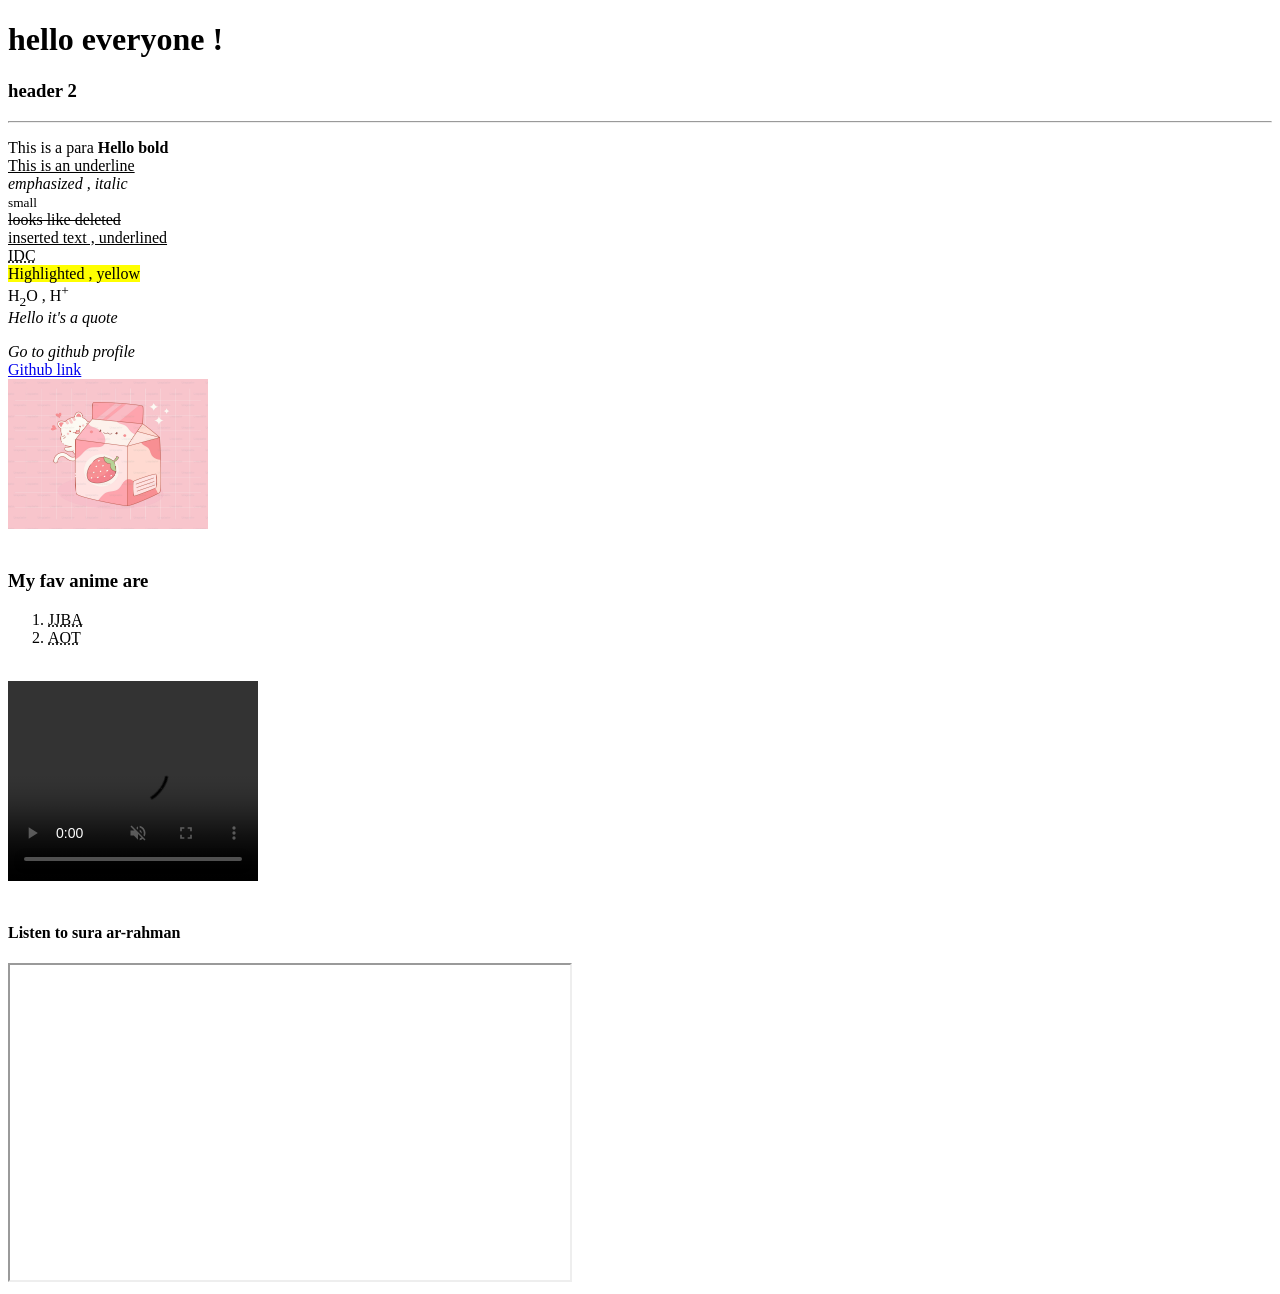
<file: Milestone - 01/Module - 01/index.html>
<!DOCTYPE html>
<html lang="en">
<head>
    <meta charset="UTF-8">
    <meta name="viewport" content="width=device-width, initial-scale=1.0">
    <title>Home | Mastering HTML Structures and Elements</title>
</head>
<body>
    <!---heading-->
    <h1>hello everyone !</h1>
    <h3 title="this shows when we hover the mouse over this" id="needed-for-css">header 2</h3>
    <hr>
    <p>
        This is a  para <b>Hello bold</b><br>
        <u>This is an underline</u>
        <br>
        <em>emphasized , italic</em><br>
        <small>small</small><br>
        <del>looks like deleted</del><br>
        <ins>inserted text , underlined</ins><br>
        <abbr title="I don't care">IDC</abbr><br>
        <mark>Highlighted , yellow</mark><br>
H<sub>2</sub>O , H<sup>+</sup><br>
<cite>Hello it's a quote</cite>
    </p>
    <i>Go to github profile</i><br> <!--line break-->

    <a href="https://github.com/" target="_blank">Github link</a><br>

<img src="cute-cat.jpg" alt="cute cat image" height="150" width="200"><br><br>

<h3>My fav anime are</h3>
    <ol id="anime-list">
        <li><abbr title="Jojo's bizarre adventure">JJBA</abbr></li>
        <li><abbr title="attack on titan">AOT</abbr></li>
    </ol>
<br>
<video controls id="cute-cat-video" width="250" height="200" muted loop>
    <source src="cute-cat-video.mp4" >
</video>
<br><br>
<h4>Listen to sura ar-rahman</h4>
<iframe width="560" height="315" src="https://www.youtube.com/embed/S47DlpbwZgY?si=M8LHjEHpaIFWipQd" title="YouTube video player" allow="accelerometer; autoplay; clipboard-write; encrypted-media; gyroscope; picture-in-picture; web-share" referrerpolicy="strict-origin-when-cross-origin" allowfullscreen></iframe>
</body>
</html>
</file>
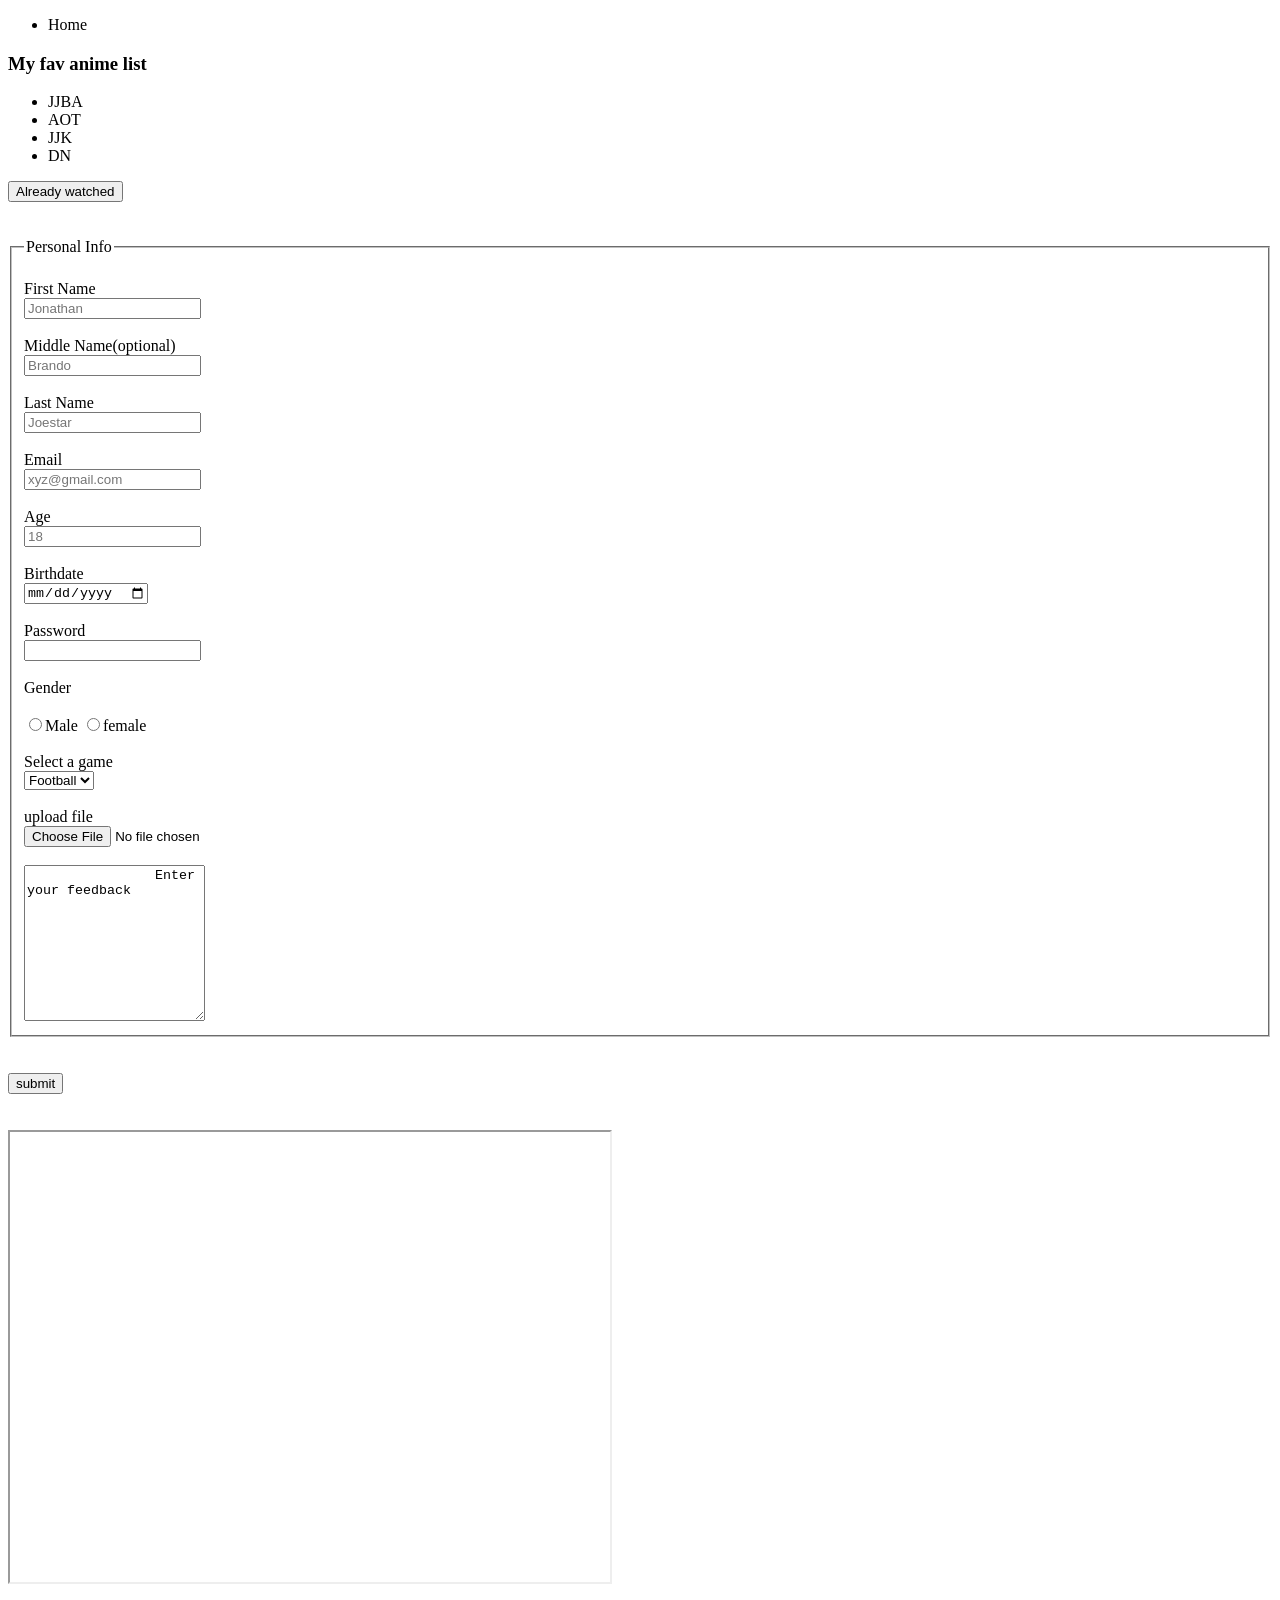
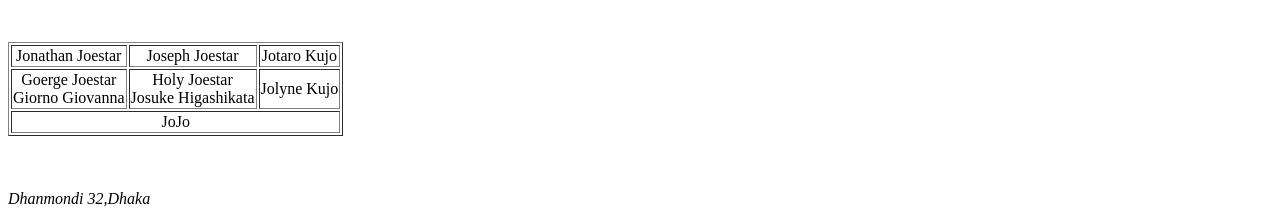
<file: Milestone - 01/Module - 02/index.html>
<!DOCTYPE html>
<html lang="en">
    <head>
        <meta charset="UTF-8">
        <meta name="viewport" content="width=device-width, initial-scale=1.0">
        <title>
            Home | HTML Form and Semantics
        </title>
        <!---favicon-->
        <link rel="shortcut icon" href="html5-icon.png" type="image/x-icon">
    </head>
    <body>
        <nav id="navbar">
            <ul>
                <li>Home</li>
            </ul>
        </nav>
        <h3>My fav anime list</h3>

        <div id="anime-list">
            <ul>
                <li>JJBA</li>
                <li>AOT</li>
                <li>JJK</li>
                <li>DN</li>
            </ul>
            <button type="button">Already watched</button>
        </div>
        <br>
        <br>

        <!--Use "section" when content has meaning.--->
        <!---Use "div" when it’s just a container.-->

<!--form-->
<div id="info-form">
    <form action="http://www.google.com"> <!---submits this form to google-->
        <fieldset> <!---to create diff groups-->
            <legend>Personal Info</legend><br> <!---to give that group a title-->

            <label for="first-name">First Name</label><br>
            <input required type="text" placeholder="Jonathan"><br><br>

            <label for="middle-name">Middle Name(optional)</label><br>
            <input type="text" placeholder="Brando"><br><br>


            <label for="last-name">Last Name</label><br>
            <input required type="text" placeholder="Joestar"><br><br>

            <label for="email-address">Email</label><br>
            <input required type="email"  placeholder="xyz@gmail.com"><br><br>

            <label for="age">Age</label><br>
            <input required type="number"  placeholder="18"><br><br>

            <label for="birthdate">Birthdate</label><br>
            <input required type="date"><br><br>

            <label for="password">Password</label><br>
            <input required type="password" autocomplete><br><br>

            <label for="gender">Gender</label><br><br>
            <input type="radio" name="gender" value="male">Male
            <input type="radio" name="gender" value="female">female<br><br>

            <label for="game">Select a game</label><br>
          <select name="game selection" id="game-select">
                <option value="football">Football</option>
                <option value="cricket">Cricket</option>
                <option value="tennis">Tennis</option>
          </select><br><br>

          <label for="file-uploading">upload file</label><br>
          <input type="file" required>
          <br><br>

            <textarea name="textarea" id="feedback-area" rows="10" cols="20">
                Enter your feedback
            </textarea>

        </fieldset>
        <br><br>
<button type="submit">submit</button><!---submit button is must-->
    </form><br><br>

<iframe title="map" src="https://www.google.com/maps/embed?pb=!1m18!1m12!1m3!1d23671.76133439751!2d88.9351370622829!3d24.797580147396353!2m3!1f0!2f0!3f0!3m2!1i1024!2i768!4f13.1!3m3!1m2!1s0x39fc635794009f4d%3A0xb51cd38c889c1bc1!2sNaogaon%20District%20Stadium!5e0!3m2!1sen!2sbd!4v1772482001825!5m2!1sen!2sbd" width="600" height="450" allowfullscreen="" loading="lazy" referrerpolicy="no-referrer-when-downgrade"></iframe>
</div><br><br><br>

<article id="table" align="center">
<table border="1">
   <thead>
    <tr >
        <td>
            Jonathan Joestar
        </td>
        <td>
            Joseph Joestar
        </td>
        <td>
            Jotaro Kujo
        </td>
    </tr>
   </thead>
   <tbody>
     <tr>
        <td>
            Goerge Joestar<br>
            Giorno Giovanna
        </td>
        <td>
            Holy Joestar<br>
            Josuke Higashikata
        </td>
        <td>
            Jolyne Kujo
        </td>
    </tr>
   </tbody>
   <tfoot>
    <tr>
        <td colspan="3">
            JoJo
        </td>
    </tr>
   </tfoot>
</table>
</article>

<br><br><br>

<section>
    <address>
        Dhanmondi 32,Dhaka
    </address>
</section>

    </body>
</html>
</file>
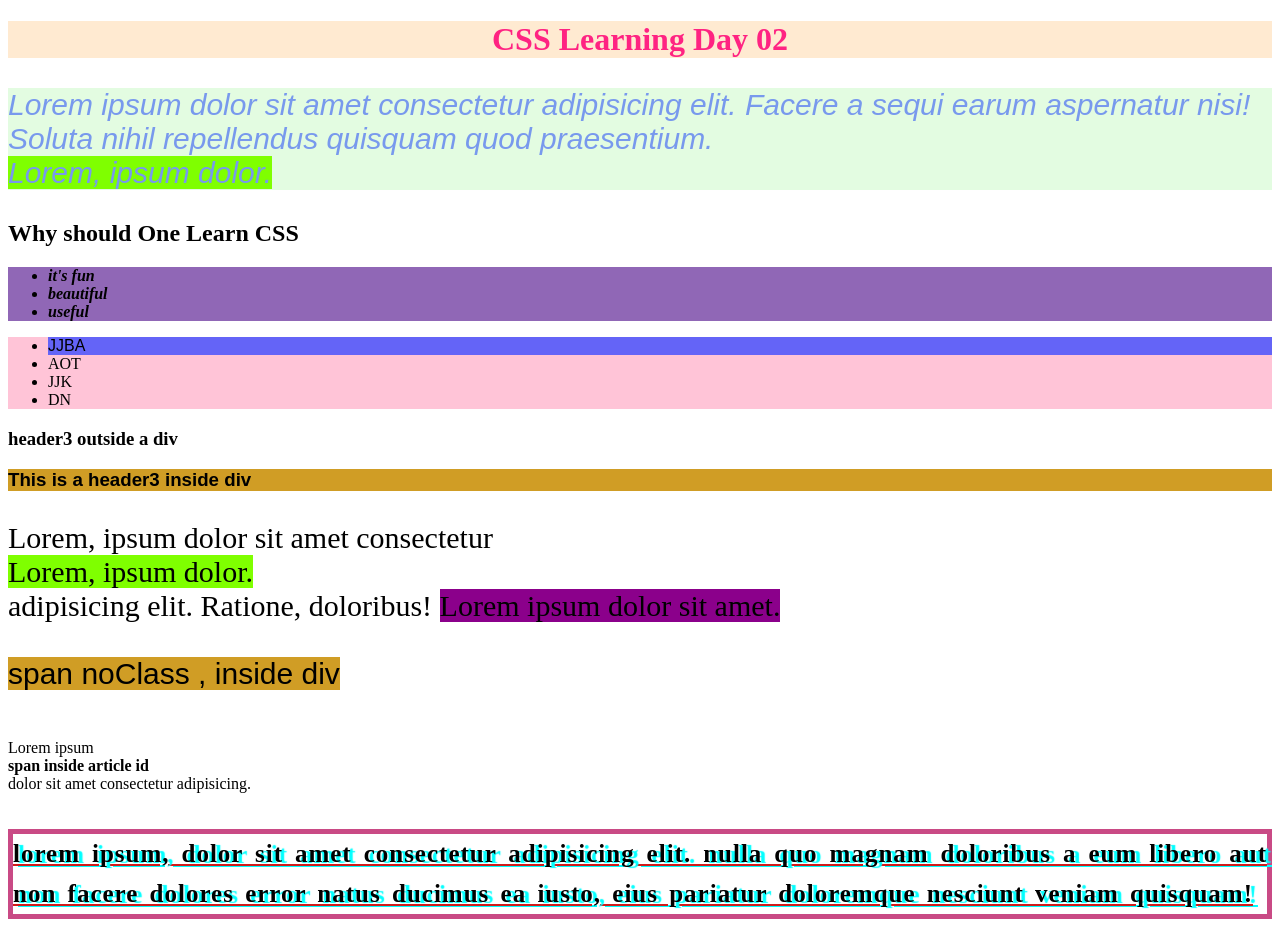
<file: Milestone - 01/Module-03/index.html>
<!DOCTYPE html>
<html lang="en">
<head>
    <meta charset="UTF-8">
    <meta name="viewport" content="width=device-width, initial-scale=1.0">
    <title>
        Intro | CSS Selectors and properties
    </title>
     <!---favicon-->
        <link rel="shortcut icon" href="css-favicon.png" type="image/x-icon">
        <link rel="stylesheet" href="style.css">
</head>
<body>
<h1>
    CSS Learning Day 02
</h1>

<p id="para-1">
    Lorem ipsum dolor sit amet consectetur adipisicing elit. Facere a sequi earum
    aspernatur nisi! Soluta nihil repellendus quisquam quod praesentium.
    <br>
    <span class="span1">
        Lorem, ipsum dolor.
    </span>
</p>

<h2>
    Why should One Learn
    <span>
        CSS
    </span>
</h2>

<ul class="list important">
    <li>
        it's fun
    </li>
    <li>
        beautiful
    </li>
    <li>
        useful
    </li>
</ul>

<div>
    <ul class="list">
    <li id="best-anime">
        JJBA
    </li>
    <li>
        AOT
    </li>
    <li>
        JJK
    </li>
    <li>
        DN
    </li>
</ul>
</div>

<h3>
    header3 outside a div
</h3>

<div>
    <h3>
        This is a header3 inside div
    </h3>

    <p id="para-2">
    Lorem, ipsum dolor sit amet consectetur
    <br>
     <span class="span1">
        Lorem, ipsum dolor.
    </span>
    <br>
    adipisicing elit. Ratione, doloribus!
    <span class="span2">
        Lorem ipsum dolor sit amet.
    </span>
    <br>
    <br>

    <span class="noClass">
        span noClass , inside div
    </span>
</p>
</div>

<br>
    <article id="article-id">
Lorem ipsum
<br>
<span>
    span inside article id
</span>
<br>
dolor sit amet consectetur adipisicing.
    </article>
<br><br>

    <div id="center-div">
        Lorem ipsum, dolor sit amet consectetur adipisicing elit. Nulla quo magnam doloribus a eum libero aut non facere dolores error natus ducimus ea iusto, eius pariatur doloremque nesciunt veniam quisquam!
    </div>

</body>
</html>
</file>
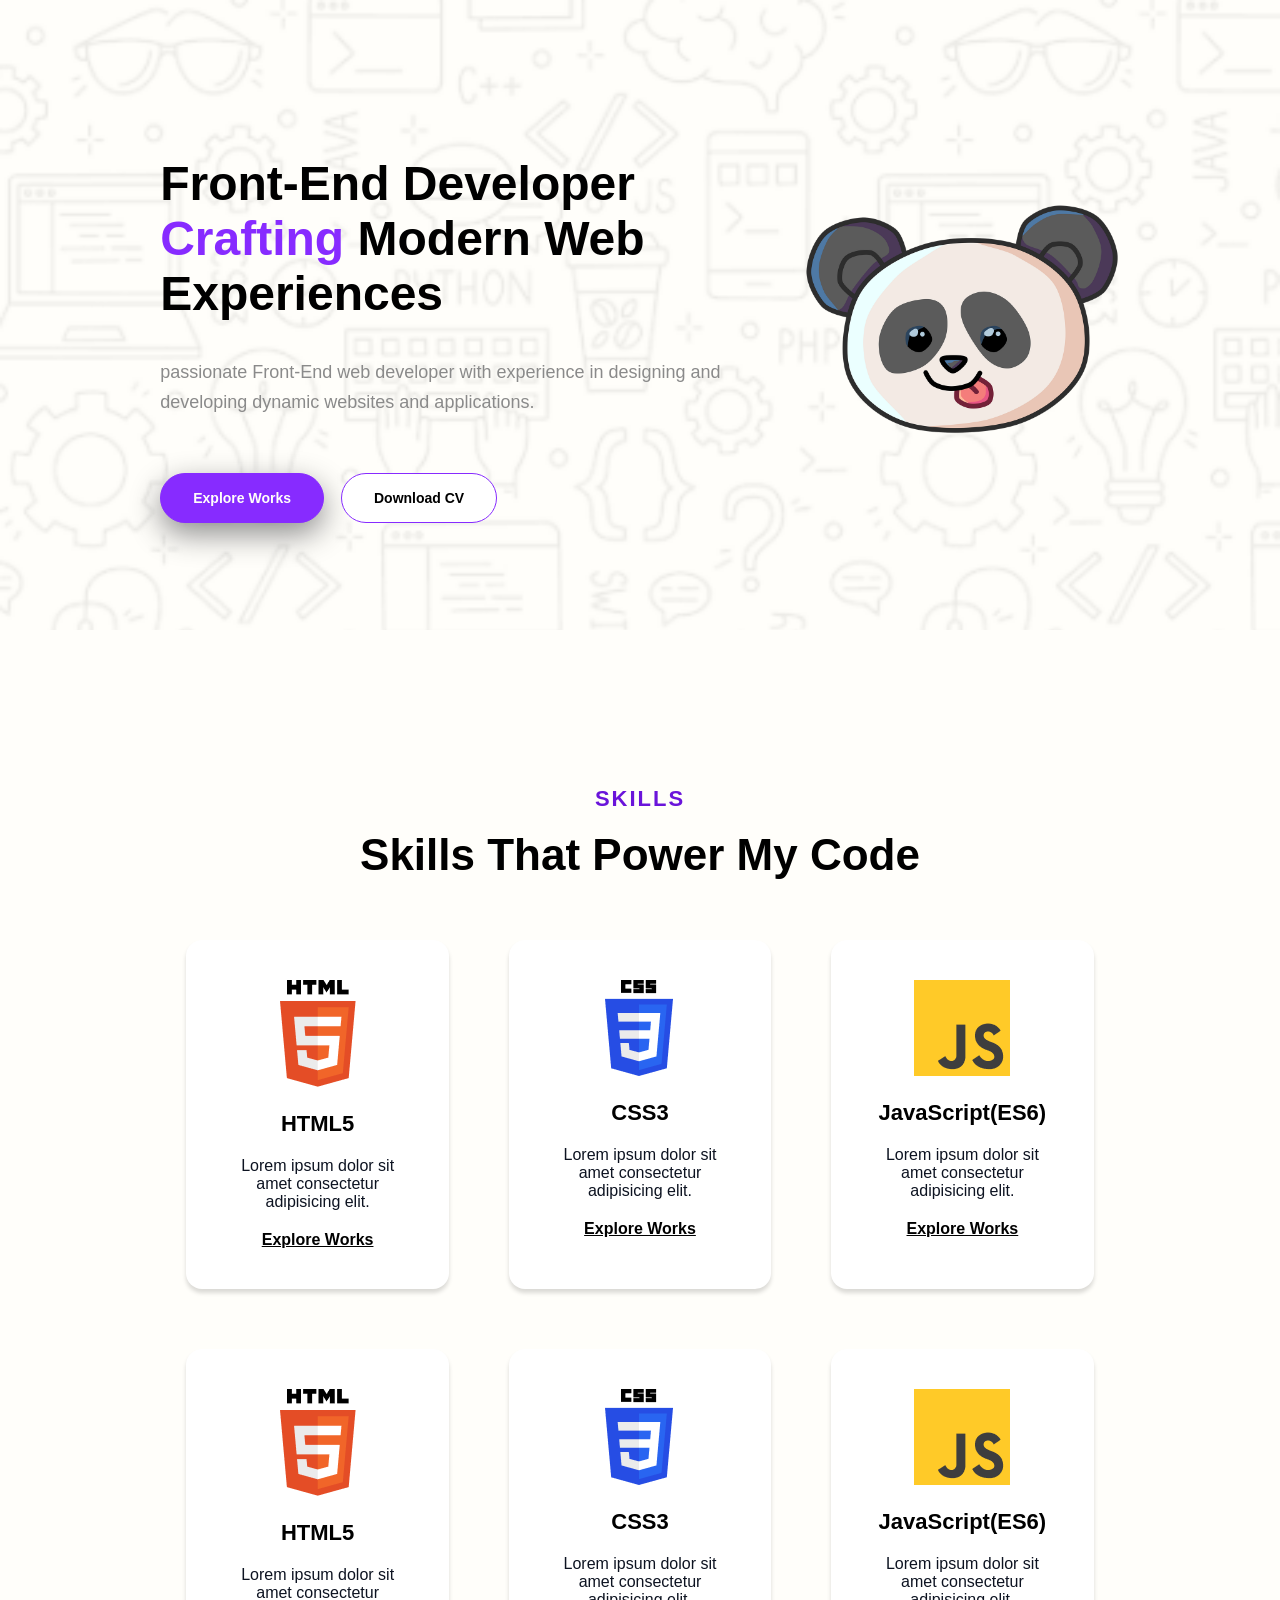
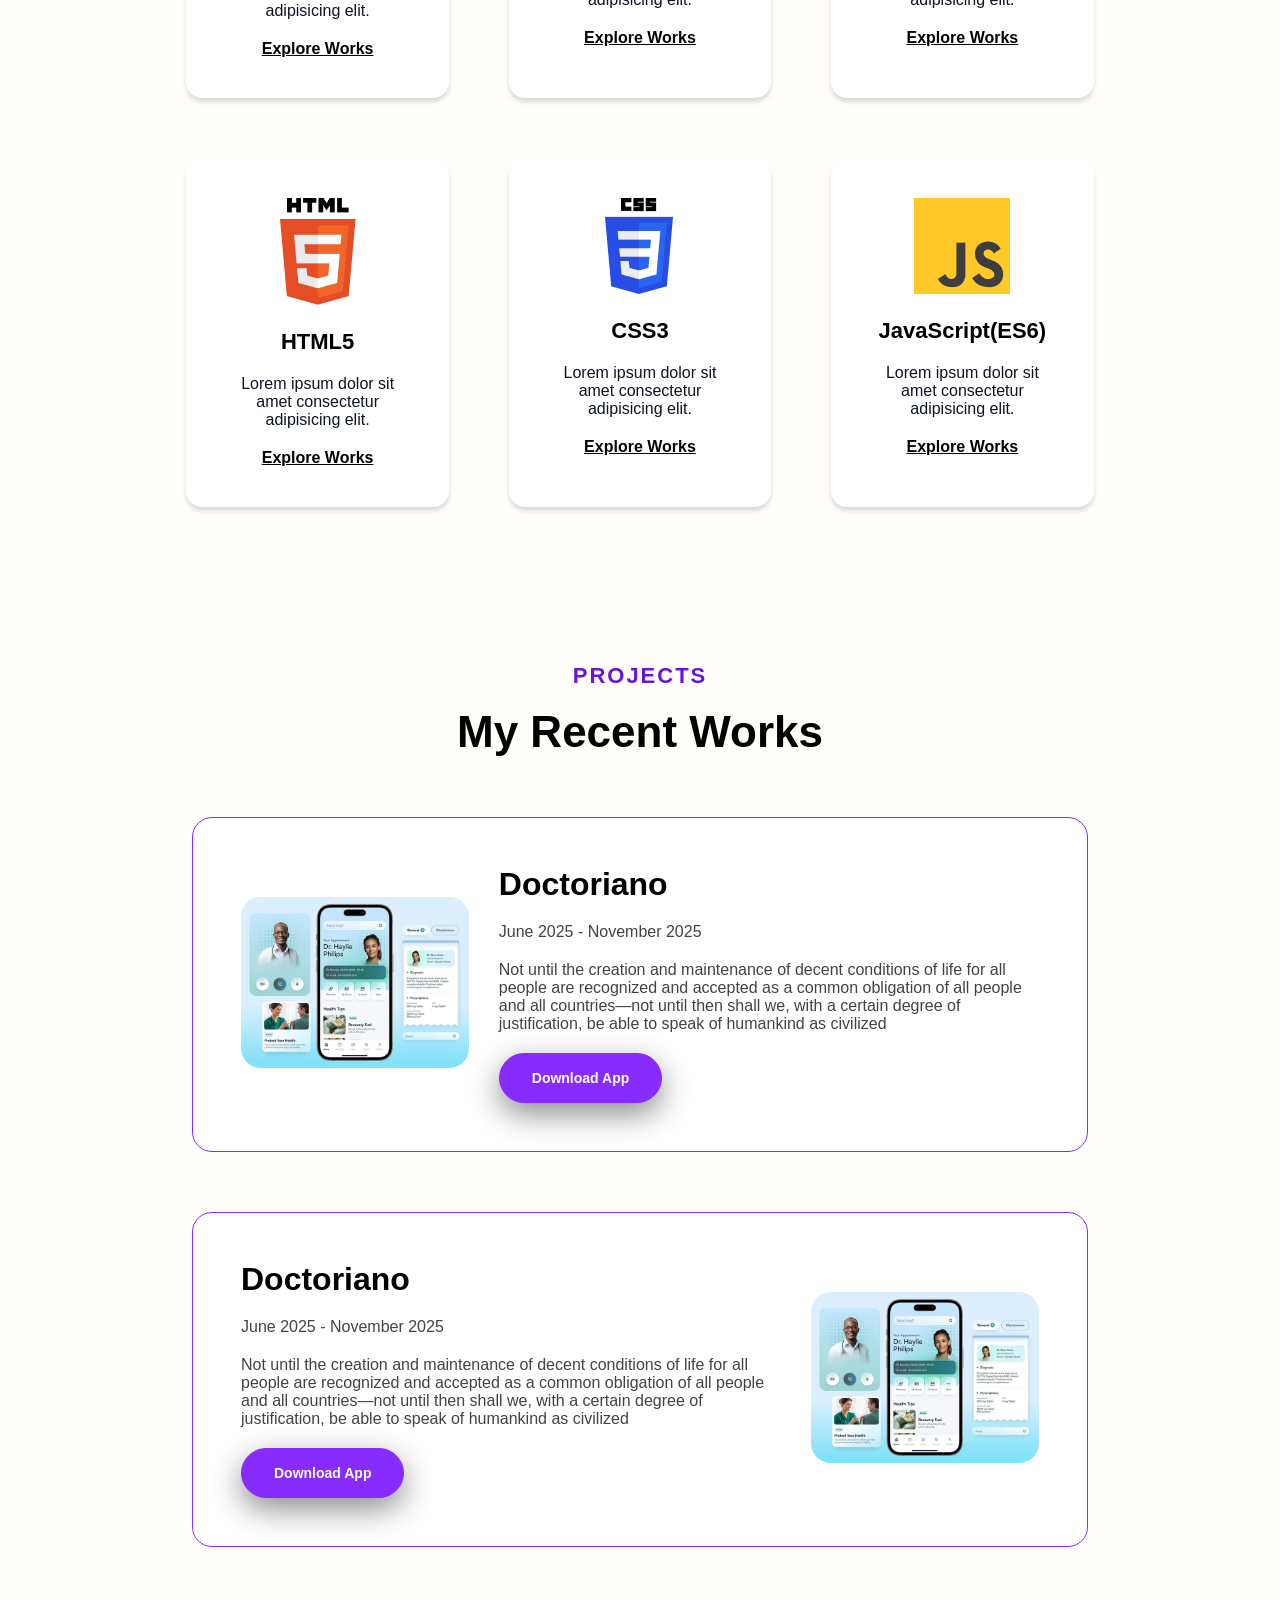
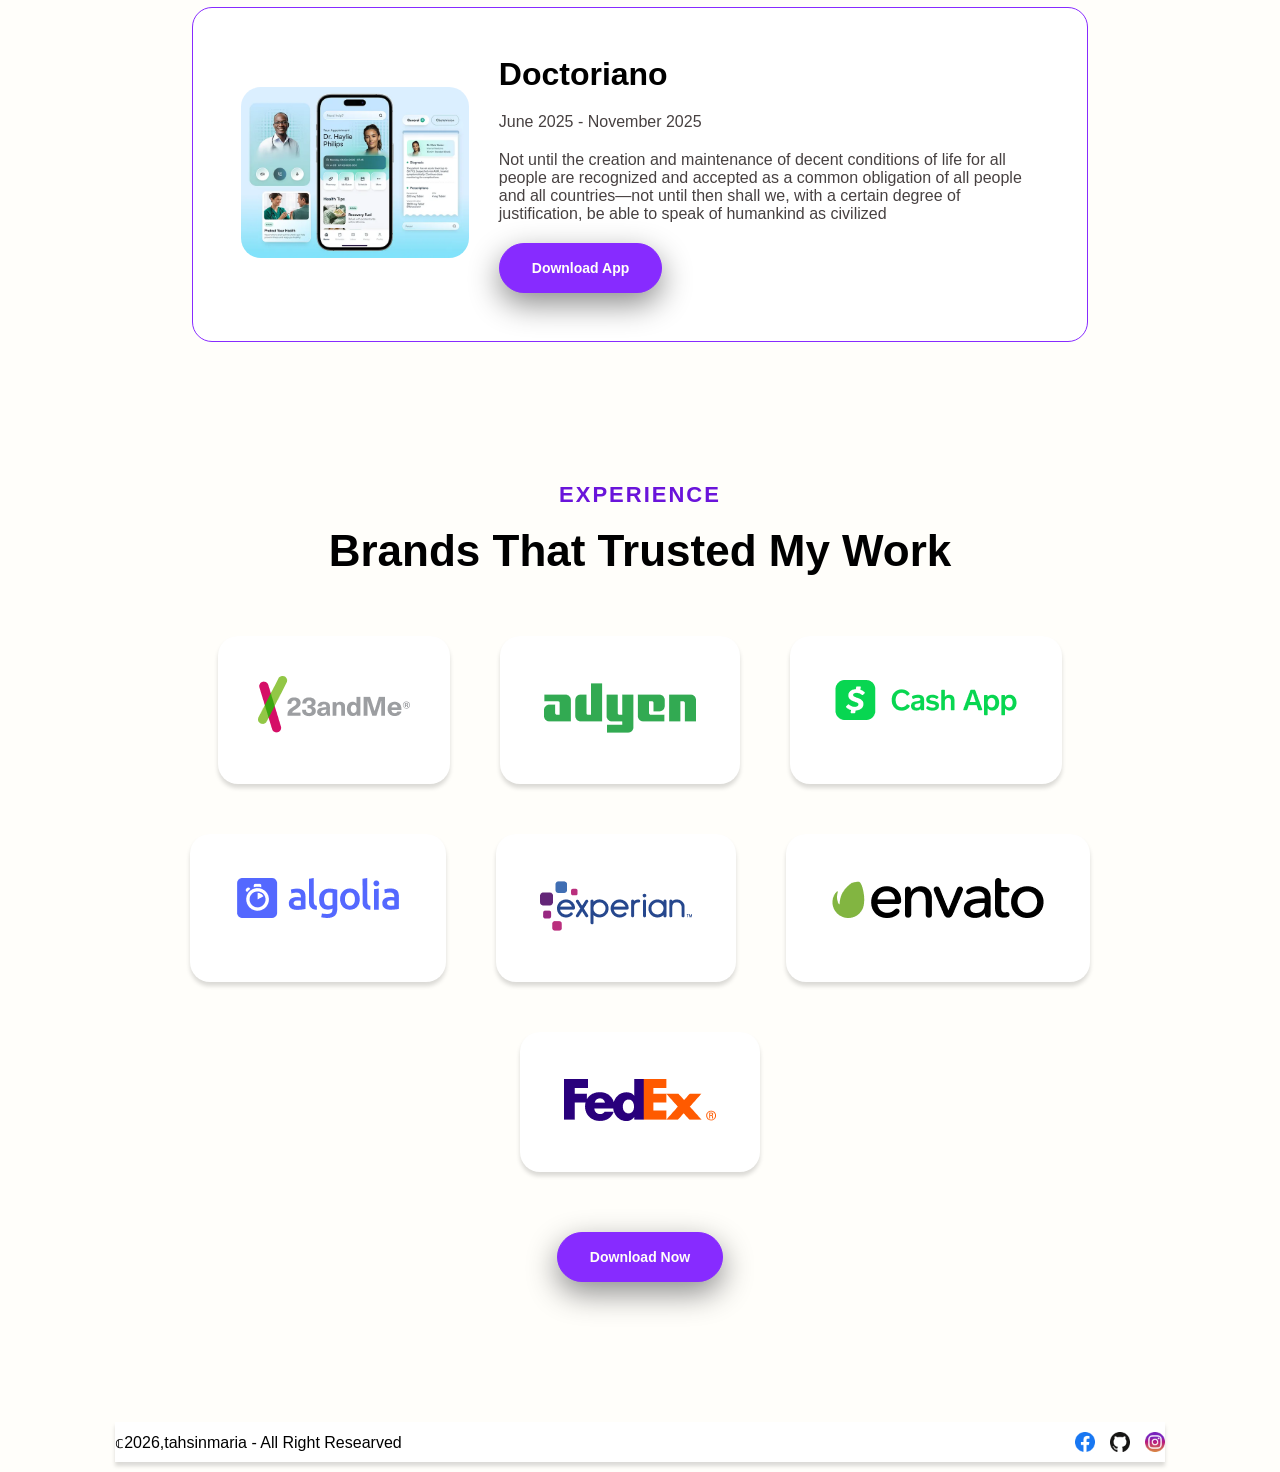
<file: Milestone - 01/module-04/index.html>
<!DOCTYPE html>
<html lang="en">
<head>
    <meta charset="UTF-8">
    <meta name="viewport" content="width=device-width, initial-scale=1.0">
    <title>Home | Portfolio</title>

    <link rel="preconnect" href="https://fonts.googleapis.com">
<link rel="preconnect" href="https://fonts.gstatic.com" crossorigin>
<link href="https://fonts.googleapis.com/css2?family=DM+Sans:ital,opsz,wght@0,9..40,100..1000;1,9..40,100..1000&family=Noto+Serif:ital,wght@0,242;1,242&family=Poppins:ital,wght@0,100;0,200;0,300;0,400;0,500;0,600;0,700;0,800;0,900;1,100;1,200;1,300;1,400;1,500;1,600;1,700;1,800;1,900&family=Sour+Gummy:wdth,wght@102.4,120&display=swap" rel="stylesheet">

<link rel="stylesheet" href="style.css">

</head>
<body>
<!--hero section-->

<div id="hero"> <!--bg-->

    <div id="hero-container" class="container"> <!--container-->

        <div id="hero-content"><!--leftbox-->

            <h1>
Front-End Developer
<span>Crafting</span> Modern Web Experiences
            </h1>

            <p>passionate Front-End web developer with experience in designing and developing dynamic websites and applications.
            </p>

            <div class="hero-btn">
                <button type="button" class="btn">
                    Explore Works
                </button>
                <button type="button" class="btn" id="white-btn">
                    Download CV
                </button>
            </div>

        </div> <!--leftbox ends-->

        <div id="hero-img"> <!--rightbox-->
<img src="panda.png" alt="panda img">
        </div><!--rightbox ends-->

    </div>

</div>


<!--skill section-->
<div id="skill">

    <div id="skill-container" class="container">

        <div class="heading">
            <h4>
    SKILLS
</h4>
<h2>
    Skills That Power My Code
</h2>

        </div>

        <div class="card-box">

            <div class="card">

<img src="html.png" alt="html icon">
<h3>
    HTML5
</h3>
<p>
    Lorem ipsum dolor sit amet consectetur adipisicing elit.
</p>
<a href="http:\\www.google.com">
    Explore Works
</a>
            </div>

            <div class="card">

<img src="css.png" alt="css icon">
<h3>
    CSS3
</h3>
<p>
    Lorem ipsum dolor sit amet consectetur adipisicing elit.
</p>
<a href="http:\\www.google.com">
    Explore Works
</a>
            </div>

            <div class="card">

<img src="js.png" alt="ES6 icon">
<h3>
    JavaScript(ES6)
</h3>
<p>
    Lorem ipsum dolor sit amet consectetur adipisicing elit.
</p>
<a href="http:\\www.google.com">
    Explore Works
</a>
            </div>

        </div>

        <div class="card-box">

            <div class="card">

<img src="html.png" alt="html icon">
<h3>
    HTML5
</h3>
<p>
    Lorem ipsum dolor sit amet consectetur adipisicing elit.
</p>
<a href="http:\\www.google.com">
    Explore Works
</a>
            </div>

            <div class="card">

<img src="css.png" alt="css icon">
<h3>
    CSS3
</h3>
<p>
    Lorem ipsum dolor sit amet consectetur adipisicing elit.
</p>
<a href="http:\\www.google.com">
    Explore Works
</a>
            </div>

            <div class="card">

<img src="js.png" alt="ES6 icon">
<h3>
    JavaScript(ES6)
</h3>
<p>
    Lorem ipsum dolor sit amet consectetur adipisicing elit.
</p>
<a href="http:\\www.google.com">
    Explore Works
</a>
            </div>

        </div>

        <div class="card-box">

            <div class="card">

<img src="html.png" alt="html icon">
<h3>
    HTML5
</h3>
<p>
    Lorem ipsum dolor sit amet consectetur adipisicing elit.
</p>
<a href="http:\\www.google.com">
    Explore Works
</a>
            </div>

            <div class="card">

<img src="css.png" alt="css icon">
<h3>
    CSS3
</h3>
<p>
    Lorem ipsum dolor sit amet consectetur adipisicing elit.
</p>
<a href="http:\\www.google.com">
    Explore Works
</a>
            </div>

            <div class="card">

<img src="js.png" alt="ES6 icon">
<h3>
    JavaScript(ES6)
</h3>
<p>
    Lorem ipsum dolor sit amet consectetur adipisicing elit.
</p>
<a href="http:\\www.google.com">
    Explore Works
</a>
            </div>

        </div>

    </div>

</div>


<!--Projects section-->
<div id="project">

<div id="project-container" class="container">

 <div class="heading">
            <h4>
    PROJECTS
</h4>
<h2>
    My Recent Works
</h2>

        </div>

    <div class="project-box">

<div class="project-img">

<img src="project-doctoriano.png" alt="doc">

</div>

<div class="project-text">

<h3>
Doctoriano
</h3>

<p>
June 2025  - November 2025
</p>
<p>
Not until the creation and maintenance of decent conditions of life for all people are recognized and accepted as a common obligation of all people and all countries—not until then shall we,
with a certain degree of justification, be able to speak of humankind as civilized
</p>

<button type="button" class="btn">
Download App
</button>

</div>

        </div>

        <div class="project-box">



<div class="project-text">

<h3>
Doctoriano
</h3>

<p>
June 2025  - November 2025
</p>
<p>
Not until the creation and maintenance of decent conditions of life for all people are recognized and accepted as a common obligation of all people and all countries—not until then shall we,
with a certain degree of justification, be able to speak of humankind as civilized
</p>

<button type="button" class="btn">
Download App
</button>

</div>

<div class="project-img">

<img src="project-doctoriano.png" alt="doc">

</div>

        </div>

        <div class="project-box">

<div class="project-img">

<img src="project-doctoriano.png" alt="doc">

</div>

<div class="project-text">

<h3>
Doctoriano
</h3>

<p>
June 2025  - November 2025
</p>
<p>
Not until the creation and maintenance of decent conditions of life for all people are recognized and accepted as a common obligation of all people and all countries—not until then shall we,
with a certain degree of justification, be able to speak of humankind as civilized
</p>

<button type="button" class="btn">
Download App
</button>

</div>

        </div>

</div>

</div>


<!--experience section-->
<div id="experience">

<div class="container" id="experience-container">

<div class="heading">
               <h4>
    EXPERIENCE
</h4>
<h2>
    Brands That Trusted My Work
</h2>
</div>

<div class="exp-box">
    <div class="brands">
        <img src="brands-1.png" alt="1">
    </div>
    <div class="brands">
        <img src="brands-2.png" alt="1">
    </div>
    <div class="brands">
        <img src="brands-3.png" alt="1">
    </div>
    <div class="brands">
        <img src="brands-4.png" alt="1">
    </div>
    <div class="brands">
        <img src="brands-5.png" alt="1">
    </div>
    <div class="brands">
        <img src="brands-6.png" alt="1">
    </div>
    <div class="brands">
        <img src="brands-7.png" alt="1">
    </div>

</div>

<div class="btn-div">
    <button type="button" class="btn">
        Download Now
    </button>
</div>

</div>

</div>

<div class="foot">
   <div class="footer-container">
     <div class="footer">
<p>
 &copf;2026,tahsinmaria - All Right Researved
</p>
</div>
<div class="icon">
        <img src="icon-fb.png" alt="i">
        <img src="icon-github.png" alt="2">
        <img src="icon-instagram.png" alt="2">

</div>
   </div>
</div>

</body>
</html>
</file>
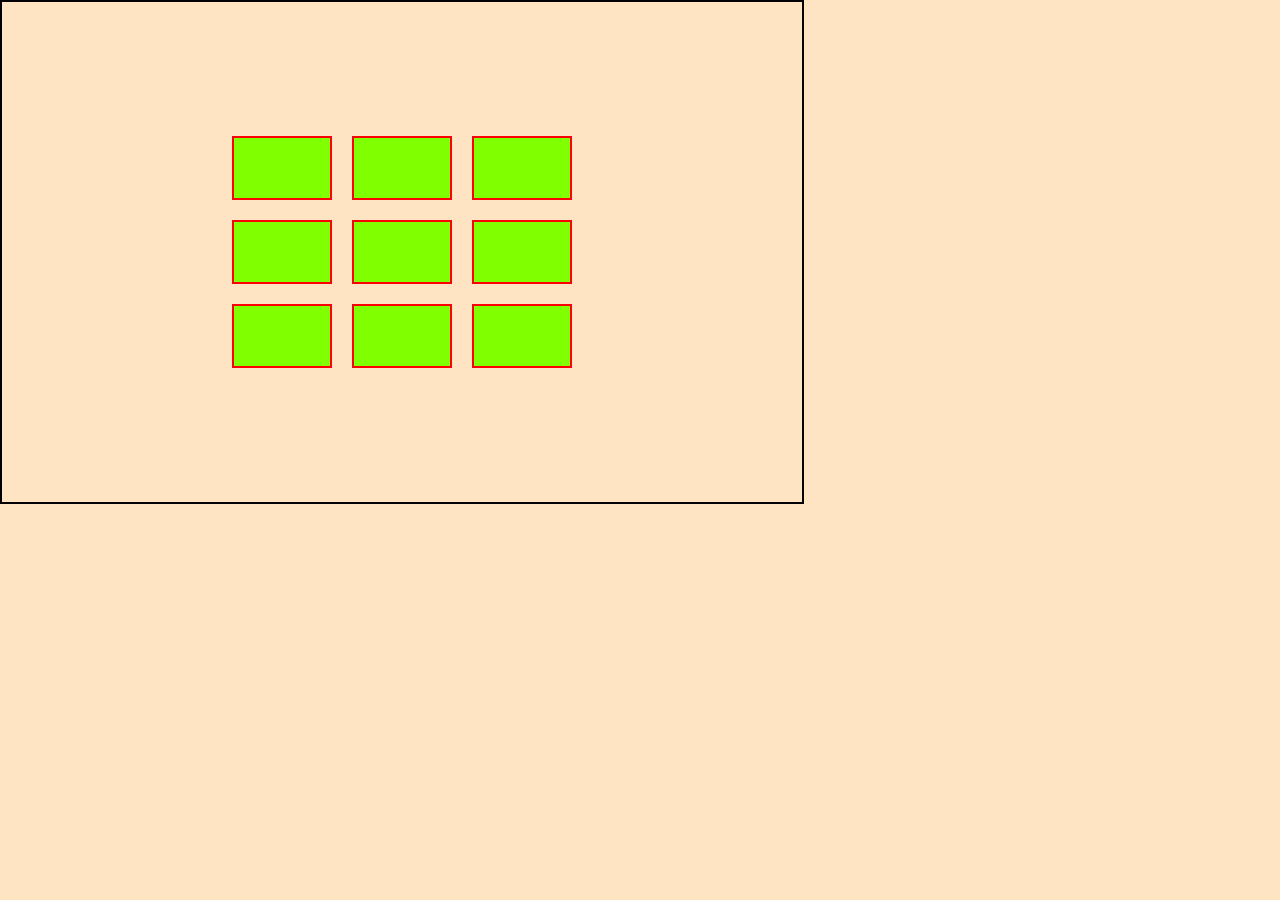
<file: Milestone-02/module-01/index.html>
<!DOCTYPE html>
<html lang="en">
<head>
    <meta charset="UTF-8">
    <meta name="viewport" content="width=device-width, initial-scale=1.0">
    <title>Advance CSS</title>
    <link rel="stylesheet" href="style.css">
</head>
<body>

<!-- pseudoclass
    <h2 class="title">
        Advance CSS

    </h2>
    <input type="text" class="inp" placeholder="maria"> -->

<!-- position
<div class="container">
<div class="style-1 box">
RELATIVE
</div>
<div class="style-2 box">
ABSOLUTE
</div>
<div class="style-3 box">
FIXED
</div>
<div class="style-4 box">
STICKY
</div>
</div> -->

<!-- transform
<div class="tr">
    <div class="b1 b">
        1
    </div>
    <div class="b2 b">
        2
    </div>
    <div class="b3 b">
        3
    </div>
</div> -->

<!--transition-->
<!-- <div class="c3">
    <div class="b1 b">
        1
    </div>
    <div class="b2 b">
        2
    </div>
    <div class="b3 b">
        3
    </div>
</div> -->

<!--animation-->
<!-- <div class="c">
    <div class="animation-box">
        TEXT
</div>
</div> -->


<!--GRID-->
<div class="cont">
<div class="g1 g"></div>
<div class="g2 g"></div>
<div class="g3 g"></div>
<div class="g4 g"></div>
<div class="g5 g"></div>
<div class="g6 g"></div>
<div class="g7 g"></div>
<div class="g8 g"></div>
<div class="g9 g"></div>





</div>






































































</body>
</html>
</file>
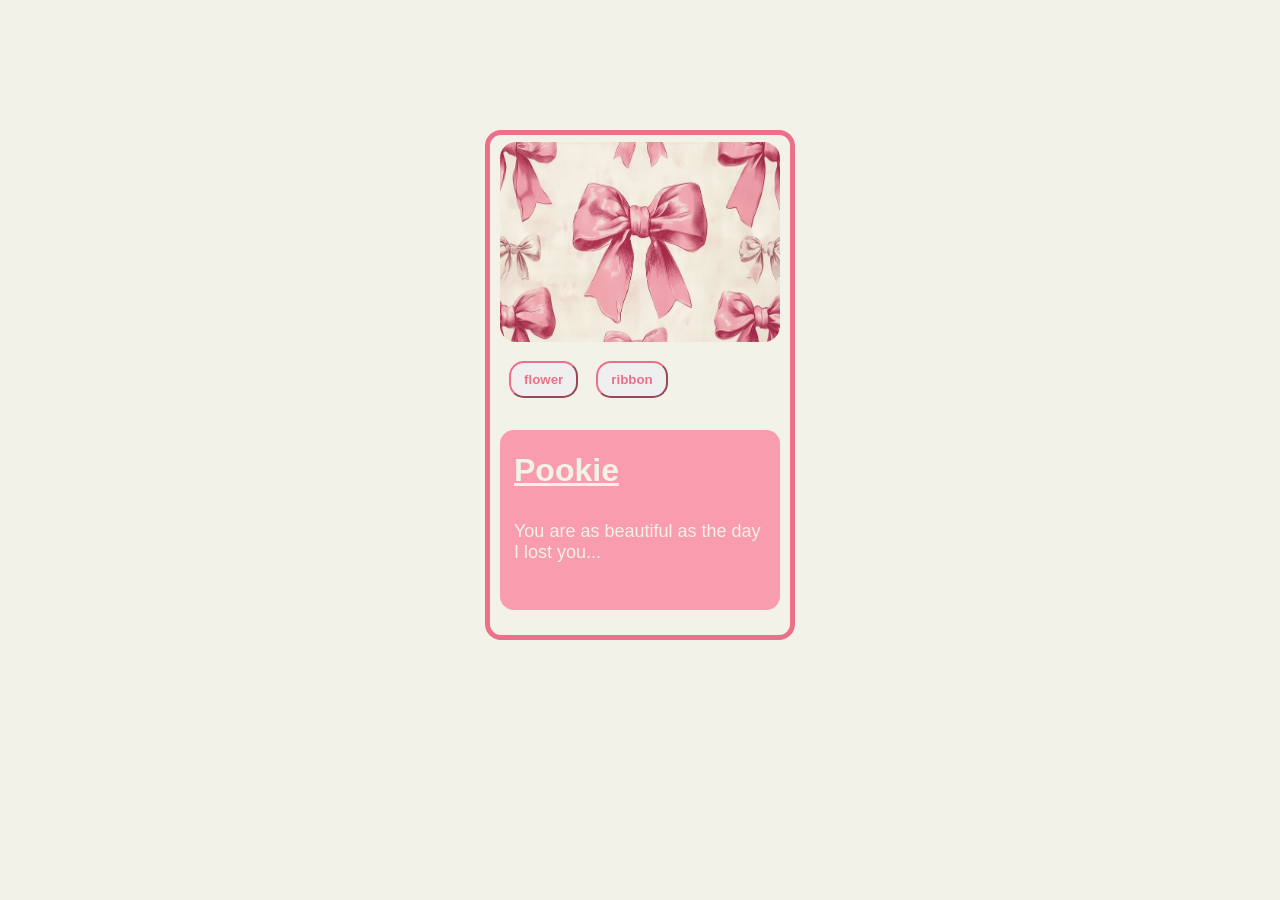
<file: Milestone - 01/Module-03/project/index.html>
<!DOCTYPE html>
<html lang="en">
<head>
    <meta charset="UTF-8">
    <meta name="viewport" content="width=device-width, initial-scale=1.0">
    <title>Pookie Project</title>
    <link rel="shortcut icon" href="pookie.jpg" type="image/x-icon">
    <link rel="stylesheet" href="style.css">
</head>
<body>
    <div>
        <section id="img-section">
            <img id="pookie-img" src="pookie.jpg" alt="pookie img">
        </section>

        <section id="buttons2">
            <button type="button" id="btn1">
                flower
            </button>

            <button type="button" id="btn2">
                ribbon
            </button>

        </section>

        <section id="text">
            <h3>
                Pookie
            </h3>
            <p>
                You are as beautiful as the day I lost you...
            </p>
        </section>

    </div>


</body>
</html>
</file>
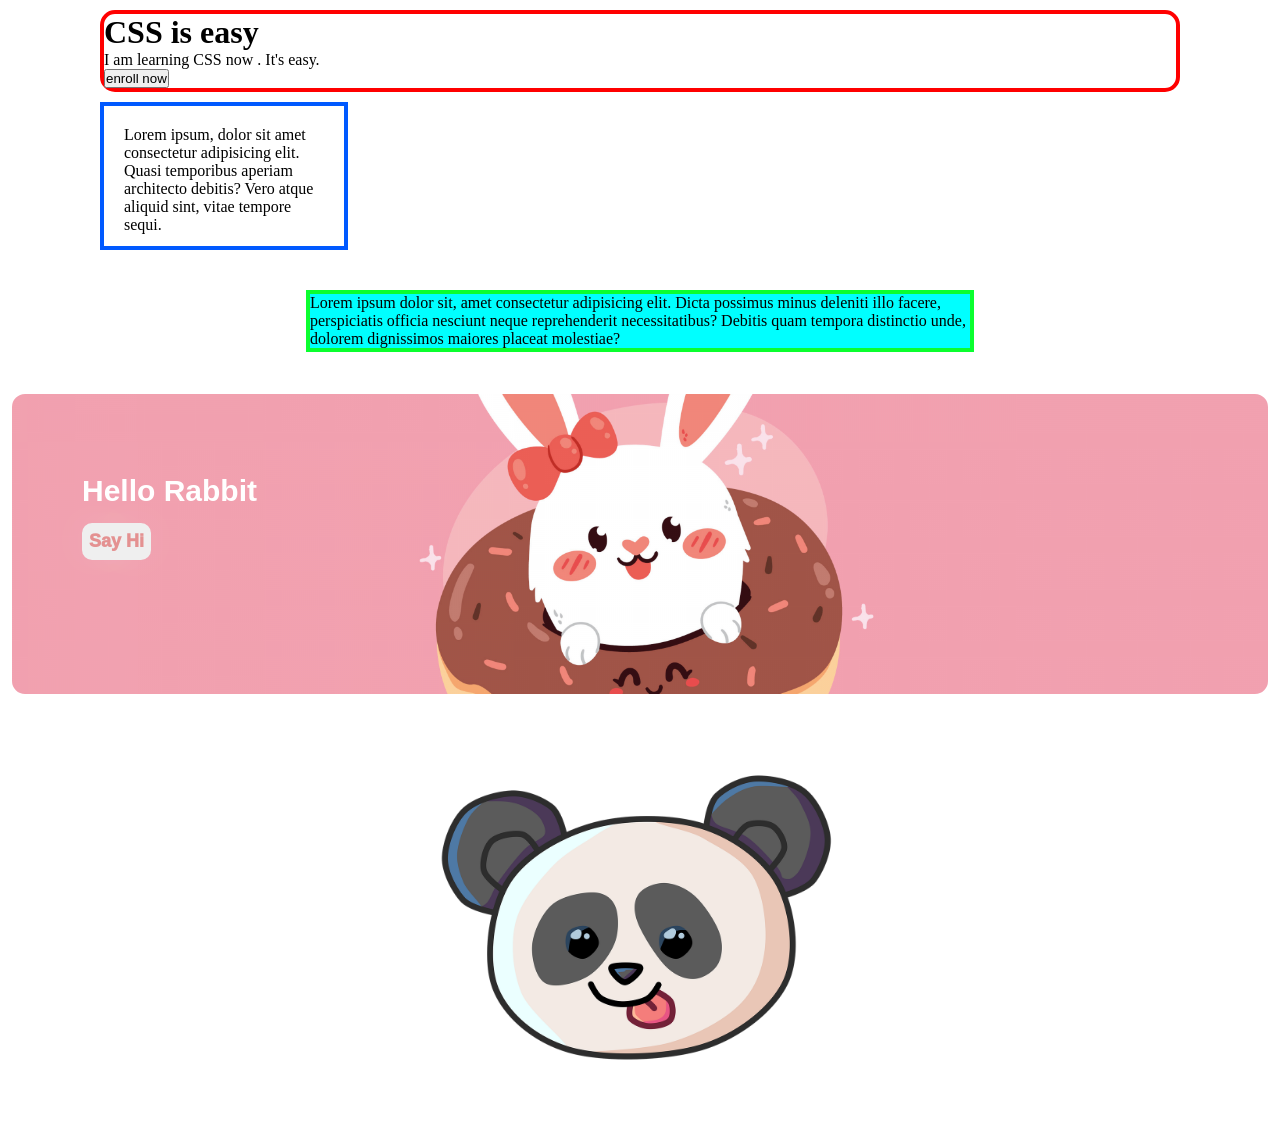
<file: Milestone - 01/Module-03/box.html>
<!DOCTYPE html>
<html lang="en">
<head>
    <meta charset="UTF-8">
    <meta name="viewport" content="width=device-width, initial-scale=1.0">
    <title>
        Box | style with CSS 
    </title>
    <link rel="stylesheet" href="box.css">
</head>
<body>

<div id="css-box">
    <h1>
        CSS is easy
    </h1>
    <p>
        I am learning CSS now . It's easy.
    </p>
    <button type="button">
        enroll now
    </button>
</div>

<div class="div2">
    <p>
        Lorem ipsum, dolor sit amet consectetur adipisicing elit. Quasi temporibus aperiam architecto debitis? Vero atque aliquid sint, vitae tempore sequi.
    </p>
</div>

<div class="div3">
    <p>
        Lorem ipsum dolor sit, amet consectetur adipisicing elit. Dicta possimus minus deleniti illo facere, perspiciatis officia nesciunt neque reprehenderit necessitatibus? Debitis quam tempora distinctio unde, dolorem dignissimos maiores placeat molestiae?
    </p>
</div>

<div id="div4">
    <h2>
        Hello Rabbit<br>
    <button type="button" class="h2-button">
        Say Hi
    </button>
    </h2>
</div>

<div id="div-image">
    <img id="panda-image" src="panda.png" alt="panda image" >
</div>

</body>
</html>
</file>
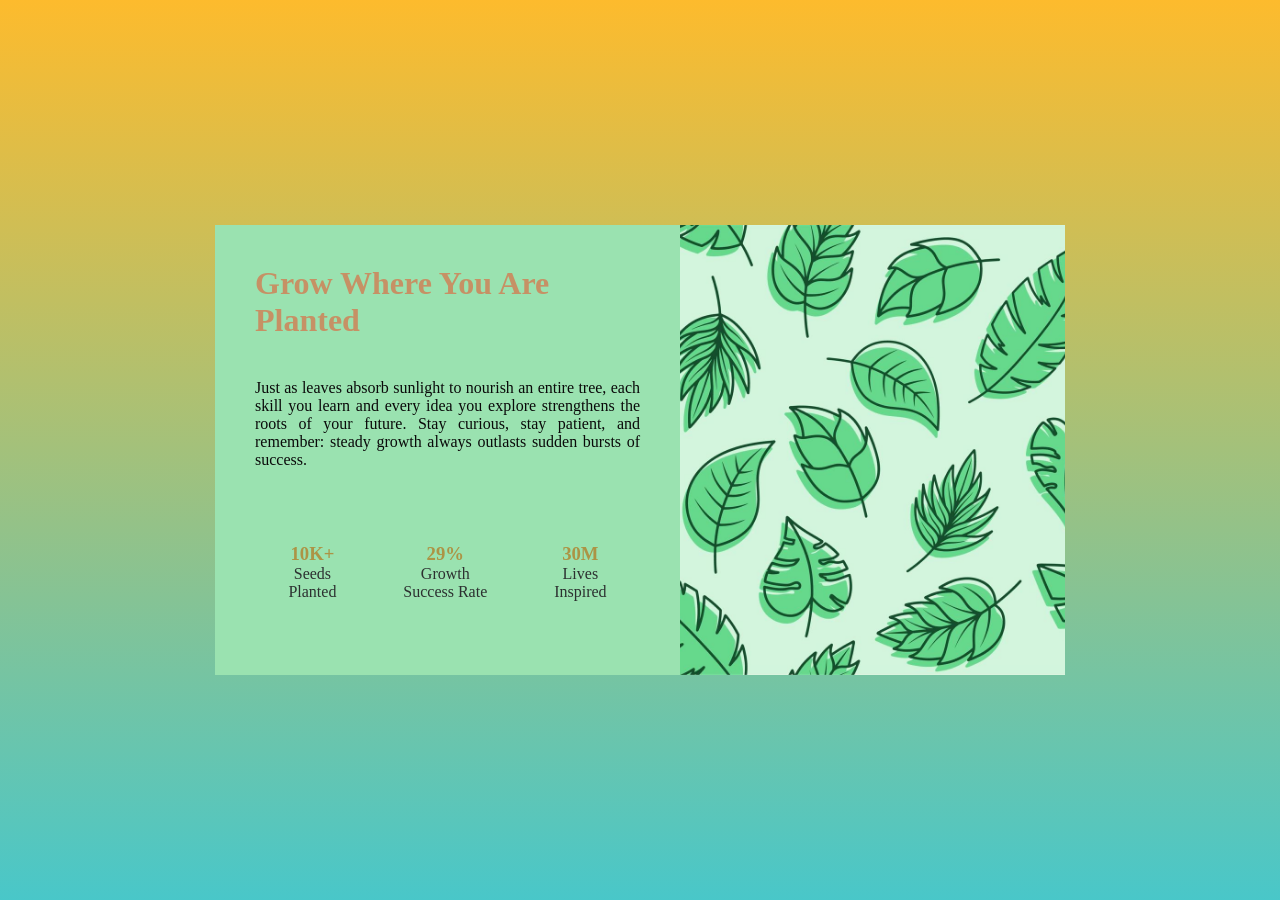
<file: Milestone - 01/Module-03/project/project-02/practice.html>
<!DOCTYPE html>
<html lang="en">
  <head>
    <meta charset="UTF-8" >
    <meta name="viewport" content="width=device-width, initial-scale=1.0" >
    <title>Practice</title>
    <link rel="stylesheet" href="practice.css" >
  </head>
  <body>
    <div class="container">
      <div class="card">
        <div class="textbox">
          <h1>
            Grow Where You Are Planted
          </h1>

          <p id="para">
            Just as leaves absorb sunlight to nourish an entire tree, each skill
            you learn and every idea you explore strengthens the roots of your
            future. Stay curious, stay patient, and remember: steady growth
            always outlasts sudden bursts of success.
          </p>

          <div class="data">
            <div class="first">
              <h3>10K+</h3>
              <p>Seeds<br>Planted</p>
            </div>

            <div class="second">
              <h3>29%</h3>
              <p>Growth<br>Success Rate</p>
            </div>

            <div class="third">
              <h3>30M</h3>
              <p>Lives<br>Inspired</p>
            </div>
          </div>
        </div>

        <div class="bgimg"></div>
      </div>
    </div>
  </body>
</html>
</file>
<file: Milestone - 01/Module-03/style.css>
/*universal tag -> applies to all*/
* {
    border-width: 1px;
    /*border-color: rgb(255, 0, 0);
    border-style: solid;*/
}

/* select a tag */
h1 {
    color: rgb(255, 35, 130);
    background-color: rgb(255, 234, 209);
    text-align: center;
}

p {
    font-size: 30px;
}


ul {
    background-color: rgb(255, 196, 215);
}

/* select a tag and a class inside div*/
div h3,
.noClass {
    background-color: hsl(42, 70%, 48%);
    font-family: 'Gill Sans', 'Gill Sans MT', Calibri, 'Trebuchet MS', sans-serif;
}

/*select an id*/
#para-1 {
    font-style: italic;
    color: rgb(120, 153, 237);
    font-family: Arial, Helvetica, sans-serif;
    background-color: rgb(227, 252, 225);
}

#best-anime {
    background-color: rgb(100, 100, 247);
    font-family: 'Lucida Sans', 'Lucida Sans Regular', 'Lucida Grande', 'Lucida Sans Unicode', Geneva, Verdana, sans-serif;
}

/*span inside id*/
#article-id span {
    font-weight: bolder;
}

#center-div {
    text-align: justify;

    border: 5px;
    border-color: rgb(201, 74, 133);
    border-style: solid;

    font-family: footlight MT light;
    font-size:25px;
    font-weight: bolder;
    text-transform: lowercase;

    letter-spacing: 1px;
    word-spacing: 4px;

    line-height: 40px; /*must be highe than font size*/

    text-shadow: 5px 1px 1px rgb(0, 255, 255);
    text-decoration: underline rgb(208, 26, 26);
}

/*select a class*/
.span1 {
    background-color: chartreuse;
}

.span2 {
    background-color: darkmagenta;
}

/*can also select a specific part of class name*/
.important {
    font-weight: bolder;
    font-style: italic;
    background-color: rgb(144, 103, 182);
}
</file>
<file: Milestone - 01/module-04/style.css>
* {
    margin: 0px;
    padding: 0px;
    box-sizing: border-box;
    font-family: "Plus Jakarta Sans", sans-serif;
}

body {
    background-color: #FFFEFA;
}

#hero {
    height: 630px;
    background-image: url("Hero-bg.png");
    background-size: cover;

    display: flex;
    justify-content: center;
    align-items: end;

    margin-bottom: 156px;
}

#hero #hero-container {
    display: flex;
    justify-content: space-between;
    align-items: start;
    gap: 40px;
    padding-left: 45px;


    width: 82%;
    height: 80%;
}

/*leftbox*/
#hero-container #hero-content {
    padding-top: 30px;
    display: flex;
    flex-direction: column;
    gap: 36px;
}

#hero-container #hero-content h1 {
    font-size: 48px;

}

#hero-content span {
    color: #872BFF;
}

#hero-content p {
    font-size: 18px;
    color: #8A8A8A;
    font-weight: 500px;
    line-height: 30px;
}

.hero-btn {
    display: flex;
    gap: 17px;
}

.btn {
    font-size: 14px;

    /*top-bottom left-right*/
    padding: 16px 32px;

    background-color: #872BFF;
    color: #FFFEFA;
    border-radius: 30px;
    border: none;
    font-weight: bold;
    cursor: pointer;
    box-shadow: 0px 11px 31px #8C8C8C;
    transition: all 0.3s;
    border: 1px solid #872BFF;
}


#white-btn {
    box-shadow: none;
    background-color: white;
    color: #000000;
    border: 1px solid #872BFF;

}

.btn:hover {
    background-color: white;
    color: black;
}

#white-btn:hover {
    background-color: #872BFF;
    color: white;
}

/*rightbox*/
#hero-container #hero-img {
    width: 60%;
}

#hero-img img {
    width: 400px;
    height: 100%;
    vertical-align: middle;
}


/*skill section*/
#skill {
    font-family: "Plus Jakarta Sans", "sans-serif";
    margin-bottom: 156px;
    display: flex;
    justify-content: center;
    align-items: center;
}

#skill-container {
    display: flex;
    flex-direction: column;
    justify-content: center;
    align-items: center;
    gap: 60px;
}


.heading h4 {
    text-align: center;
    font-size: 22px;
    color: #6A14DA;
    letter-spacing: 2px;
    margin-bottom: 18px;
}

.heading h2 {
    text-align: center;
    font-size: 44px;

}

/*common*/
.card-box {
    display: flex;
    flex-direction: row;
    justify-content: center;
    gap: 60px;
}

.card {
    width: 25%;
    padding: 40px;
    text-align: center;

    background-color: white;
    box-shadow: 0 4px 4px #00000025;
    border-radius: 16px;
}

.card img,
h3,
p,
a {
    margin-bottom: 20px;
}

.card h3 {
    font-size: 22px;
    font-weight: bold;
}

.card p {
    font-size: 16px;
    color: #0D1321;
}

.card a {
    color: black;
    font-weight: bold;

}

/*common*/
.container {
    width: 82%;
    margin: 0;
}

/*project*/
#project {
    display: flex;
    justify-content: center;
    align-items: center;
}

#project-container {
    display: flex;
    flex-direction: column;
    justify-content: center;
    gap: 60px;
    width: 70%;
    margin-bottom: 140px;
}

#project-container .project-box {
    display: flex;
    align-items: center;
    width: 100%;
    padding: 48px;
    gap: 30px;
    border: 1px solid #872BFF;
    border-radius: 20px;
    background-color: white;
}

.project-box .project-img {
    width: 100%;
}

.project-img img {
    width: 100%;
    border-radius: 20px;
}



.project-text h3 {
    font-size: 32px;
}

.project-box .project-text p {
    font-size: 16px;
    color: #474141;
}

/*experience*/
#experience {
    display: flex;
    justify-content: center;
    align-items: center;
}

#experience-container {
    width: 82%;
    display: flex;
    justify-content: center;
    align-items: center;
    gap: 60px;
    flex-direction: column;
    margin-bottom: 140px;

}

.exp-box {
    width: 93%;
    display: flex;
    justify-content: center;
    gap: 50px;

    flex-wrap: wrap;
}

.brands {
    background-color: white;
    padding: 40px 40px;
    border-radius: 20px;
    box-shadow: 0 4px 4px #00000025;
}

/*footer*/
.foot {
    margin: 0px;
    display: flex;
    justify-content: center;
}

.footer-container {
    width: 82%;
    height: 40px;
    background-color: rgb(255, 255, 255);
    display: flex;
    justify-content: space-between;
    align-items: center;
    box-shadow: 0 4px 4px #00000025;

}

.footer {
    padding-top: 20px;
}

.icon {
    display: flex;
    gap: 15px;
}

.icon img {
    cursor: pointer;
    width: 20px;
}


/*responsive*/

/*laptop*/
/*1025 - 1200*/
@media screen and (max-width:1200px) {
    /*hero*/
#hero-container #hero-content h1{
    font-size: 40px;
}

    /*skills*/

    /*projects*/

    /*exp*/
}

/*tablet*/
@media screen and (max-width:1024px) {}

/*android landscape*/
@media screen and (max-width:768px) {}

/*android portrait*/
@media screen and (max-width:568px) {}
</file>
<file: Milestone-02/module-01/style.css>
* {
  margin: 0px;
  padding: 0px;
  background-color: bisque;
}

/*pseudo-class*/
/* .title:hover{
    color:chartreuse;
}
.inp:focus{
color:darkred;
} */

/*position*/
.container {
  border: 2px solid red;
  height: 900px;
  margin: auto;

  /*must have a position property -> for absolute->otherwise it will move according to body*/

  position: relative;
}

.box {
  height: 100px;
  width: 150px;
  background-color: greenyellow;

  display: flex;
  justify-content: center;
  align-items: center;
}

.style-1 {
  background-color: blueviolet;

  position: relative;
  /*relative*/
  top: 50px;
  left: 50px;
  /* right:30px; */
  /* bottom:50px; */
}

.style-2 {
  position: absolute;
  /*absolute*/
  top: 0px;

  background-color: aqua;
  z-index: 3;
  /*konta upore thakbe*/
}

.style-3 {
  background-color: darkmagenta;

  position: fixed;
  /*fixed*/
  top: 0px;
  left: 330px;
  z-index: 8;
}

.style-4 {
  background-color: lightcoral;

  position: sticky;
  left: 590;
  top: 50px;

  z-index: 4;
}

/*transform*/
.tr {
  margin: auto;
  border: 2px solid black;
  width: 80vw;
  height: 80vh;

  display: flex;
  flex-direction: column;

  overflow: hidden;
  /*hides overflow*/
}

.b {
  width: 100px;
  height: 100px;
  background-color: rgb(17, 242, 73);
  border: 2px solid red;
}

.b1 {
  /*fixes position*/
  transform: translate(100px, 40px);
  /*left , top*/
}

.b2 {
  /* transform:scale(1.5); default value 1 , streches size x times */

  /* transform:scaleX(2); */
  transform: scaleY(1.5);
}

/* .b2:hover{       /*scales when we hover over it
    transform:scaleY(1.5);
    transition:1s;
} */

.b3 {
  transform: rotate(120deg);
}

/* .b3:hover{ 
    transform:rotate(120deg);
    transition:1s;
    /*rotates only when we hover over it
} */

/*transition & animation*/
.c3 {
  margin: auto;
  border: 2px solid black;
  width: 80vw;
  height: 80vh;

  display: flex;
  flex-direction: column;
}

.b3:hover {
  transform: scaleX(2);

  /* 
    transition-duration:1s;
    transition-property: all;
    transition-timing-function: ease-in-out;
    transition-delay:200ms;  
    */

  /*shorthand form -> property , duration , timing-func , delay */
  transition: all 1s ease-in-out 200ms;
}

/*animation*/
.c {
  display: flex;
  justify-content: center;
  align-items: center;
  width: 100vw;
  height: 100vh;
}

/* @keyframes anime {
  from {
    transform: scale(1);
  }

  to {
    transform: scale(1.5);
    background-color: blue;
    color:rgb(255, 30, 0);
  }
} */
/*another way*/
/* @keyframes anime {
  0% {
    transform: scale(1);
  }
25% {
    background-color: rgb(170, 255, 0);
  }
  50% {
    background-color: rgb(242, 255, 4);
  }
  75% {
    background-color: rgb(255, 140, 0);
  }
  100% {
    background-color: rgb(255, 2, 2);
    transform: scale(2);
  }
} */

.animation-box {
  height: 200px;
  width: 200px;
  background-color: chartreuse;

  /* animation-name:anime;
  animation-duration: 3s;
  animation-delay: 200ms;
  animation-timing-function: linear;
  animation-iteration-count: infinite;
  animation-fill-mode: backwards;
  ->keeps animation in the last state , doesn't go back to normal */

  animation: anime 2s linear 100ms infinite backwards;
}

/*grid*/
.cont {
  width: 800px;
  height: 500px;
  border:2px solid black;

  display: grid;
  /* grid-template-columns: 150px 150px auto 150px ; */
  grid-template-columns: repeat(3,100px); /* equally distribute = auto = 1fr*/
  /* grid-template-rows: 100px 100px ; */
  gap:20px;
  /* justify-content: center;
  align-items: center; */
  place-content: center; /*exact center*/
}
.g {
  height: 60px;
  background-color: chartreuse;
  border: 2px solid red;
}
</file>
<file: Milestone - 01/Module-03/project/style.css>
body{
    background-color: #f2f2e8;
}

div {
    margin-top:130px;  
    margin-left: auto;
    margin-right: auto;
    border-width: 5px;
    border-radius: 5px;
    border-style: solid;
    border-color: #ec7089;
    border-radius: 16px;
    text-align: center;

    width: 300px;
    height: 500px;
    background-color: #f2f2e8;
}

#img-section {
    padding-top: 7px;
    padding-left: 5px;
    padding-right: 5px;

}

#pookie-img {
    height: 200px;
    width: 280px;
    border-radius: 16px;
}

#buttons2 {
    text-align: left;
    margin-top: 15px;
    margin-left: 19px;
}

#btn1,
#btn2 {
    color: #ec7089;
    border-radius: 15px;
    border-color: #ec7089;
    font-weight: bolder;
    cursor: pointer;

    padding-left: 13px;
    padding-right: 13px;
    padding-top: 9px;
    padding-bottom: 9px;

    font-family: 'Trebuchet MS', 'Lucida Sans Unicode', 'Lucida Grande', 'Lucida Sans', Arial, sans-serif;
}

#btn2 {
    margin-left: 14px;
}

#text {
    font-family: 'Trebuchet MS', 'Lucida Sans Unicode', 'Lucida Grande', 'Lucida Sans', Arial, sans-serif;

    background-color: #f89cae;
    color: #f2f2e8;
    font-size: 18px;
    text-align: left;

    width: 280px;
    height: 180px;
    margin-left: auto;
    margin-right: auto;
    
    border-radius: 14px;
}

p {
    padding-left: 14px;
    padding-right: 10px;

}

h3 {
    font-size: 32px;
    padding-left: 14px;
    padding-top: 22px;
    text-decoration: underline;
}
</file>
<file: Milestone - 01/Module-03/box.css>
* {
    margin: 0px;
    padding: 0px;
}

#css-box {
    border-width: 4px;
    border-color: rgb(255, 0, 0);
    border-style: solid;

    /*the corners -> rounded*/
    border-radius: 15px;

    /*margin -> CSS box model*/
    margin-top: 10px;
    margin-bottom: 10px;
    margin-left: 100px;
    margin-right: 100px;
}

.div2 {
    border-width: 4px;
    border-color: rgb(0, 89, 255);
    border-style: solid;

    /*padding*/
    padding-left: 20px;
    padding-right: 20px;
    padding-top: 20px;
    padding-bottom: 20px;

    height: 100px;
    width: 200px;
    margin-left: 100px;

}

.div3 {
    width: 660px;
    /*for auto , width is must*/
    margin-left: auto;
    margin-right: auto;
    margin-top: 40px;
    margin-bottom: 40px;
    border-width: 4px;
    border-color: rgb(10, 255, 47);
    border-style: solid;

    background-color: aqua;
}

#div4 {
    border: 2px solid rgb(255, 255, 255);
    border-radius: 15px;
    margin-left: 10px;
    margin-right: 10px;
    margin-top: 40px;
    margin-bottom: 30px;

    /*for image it's must*/
    height: 300px;

    background-image: url("kawai-kitten.png");
    background-size: cover;
    /* makes it fit nicely */
    background-position: center;
    /* centers the image */
    background-repeat: no-repeat;
    /* prevents repeating */
    backface-visibility: hidden;
}

#div4 h2 {
    font-size: 30px;
    font-family: 'Trebuchet MS', 'Lucida Sans Unicode', 'Lucida Grande', 'Lucida Sans', Arial, sans-serif;
    font-weight: 400px;

    padding-left: 70px;
    padding-top: 80px;

    color: rgb(255, 255, 255)
}

#div4 .h2-button {
    padding-left: 7px;
    padding-right: 7px;
    padding-top: 8px;
    padding-bottom: 8px;

    margin-top: 15px;

    font-family: 'Trebuchet MS', 'Lucida Sans Unicode', 'Lucida Grande', 'Lucida Sans', Arial, sans-serif;
    font-size: 18px;
    border-radius: 10px;

    text-decoration: none;
    color: rgb(228, 145, 145);
    font-weight: 1000;

    border-color: rgb(255, 255, 255);
    border: none;

    /*hand sign*/
    cursor: pointer;

    text-shadow: 1px 0px 50px white;

}

#div-image{
    text-align: center;
}

#panda-image{
    object-fit: cover;
    height:400px;
    width:500px;
}
</file>
<file: Milestone - 01/Module-03/project/project-02/practice.css>
* {
  margin: 0px;
  padding: 0px;
}

/*main*/
.container {
  background: #49c7c9;
  background: linear-gradient(
    0deg,
    rgba(73, 199, 201, 1) 0%,
    rgba(253, 187, 45, 1) 100%
  );

  width: 100vw;
  height: 100vh;

  display: flex;
  justify-content: center;
  align-items: center;
}

/*card*/
.card {
  width: 850px;
  height: 450px;
  background-color: rgb(154, 226, 176);

  display: flex;

  font-family:Comic Sans MS, Comic Sans, cursive;
}

/*first box*/
.textbox {
  width: 50%;

  display: flex;
  flex-direction: column;
  justify-content: center;
  align-items: center;

  gap: 40px;
  padding:40px;
}

.textbox h1{
color:rgb(198, 145, 101);
}

.textbox #para{
    text-align: justify;
    color:rgb(10, 10, 10);
}

.textbox .data{
    text-align: center;
    width:100%;
    height:100%;
    color:hsl(180, 4%, 18%);
    
    display:flex;
    align-items: center;
    justify-content: space-around;
    
    padding:10px;
}

h3{
    color:rgb(172, 148, 69);
}

/*image*/
.bgimg {
  background-image: url("leaves.jpg");
  background-size: cover;
  background-position: center;

  width: 50%;
  height: 100%;
}
</file>
